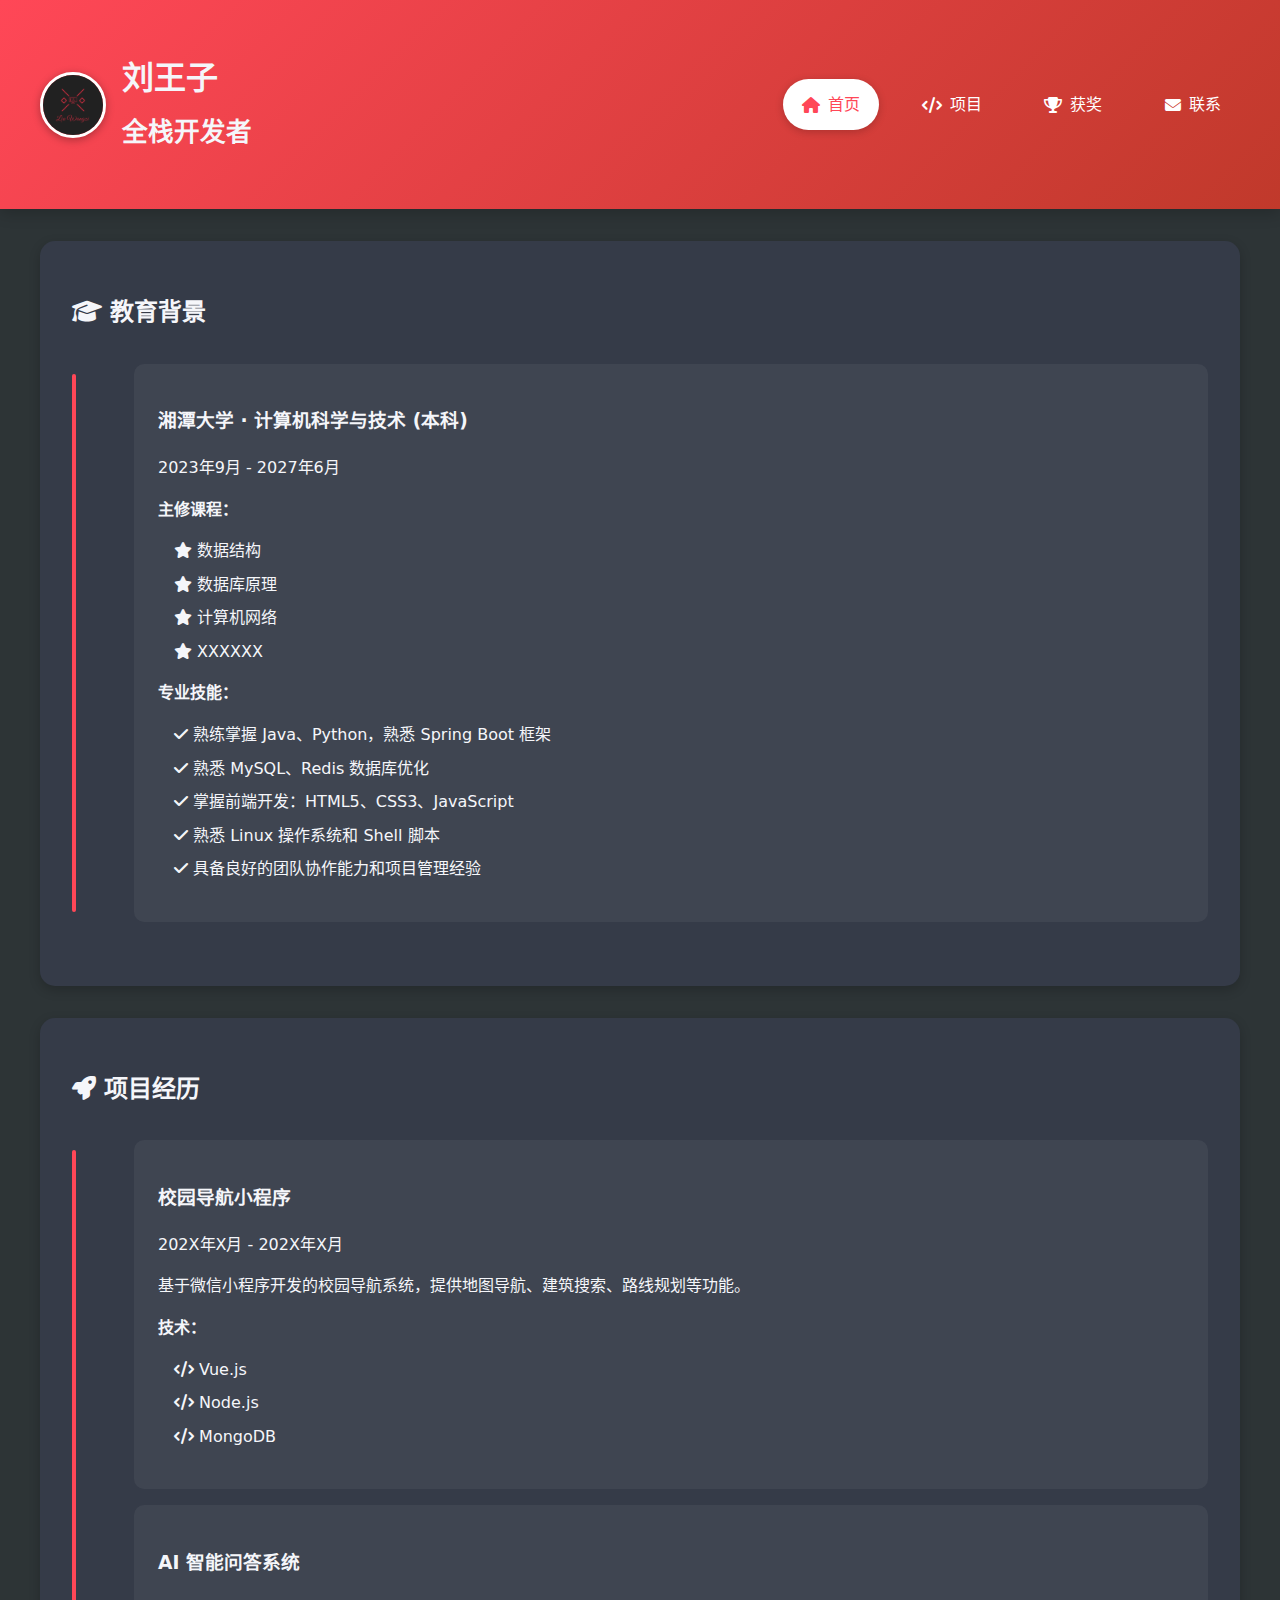
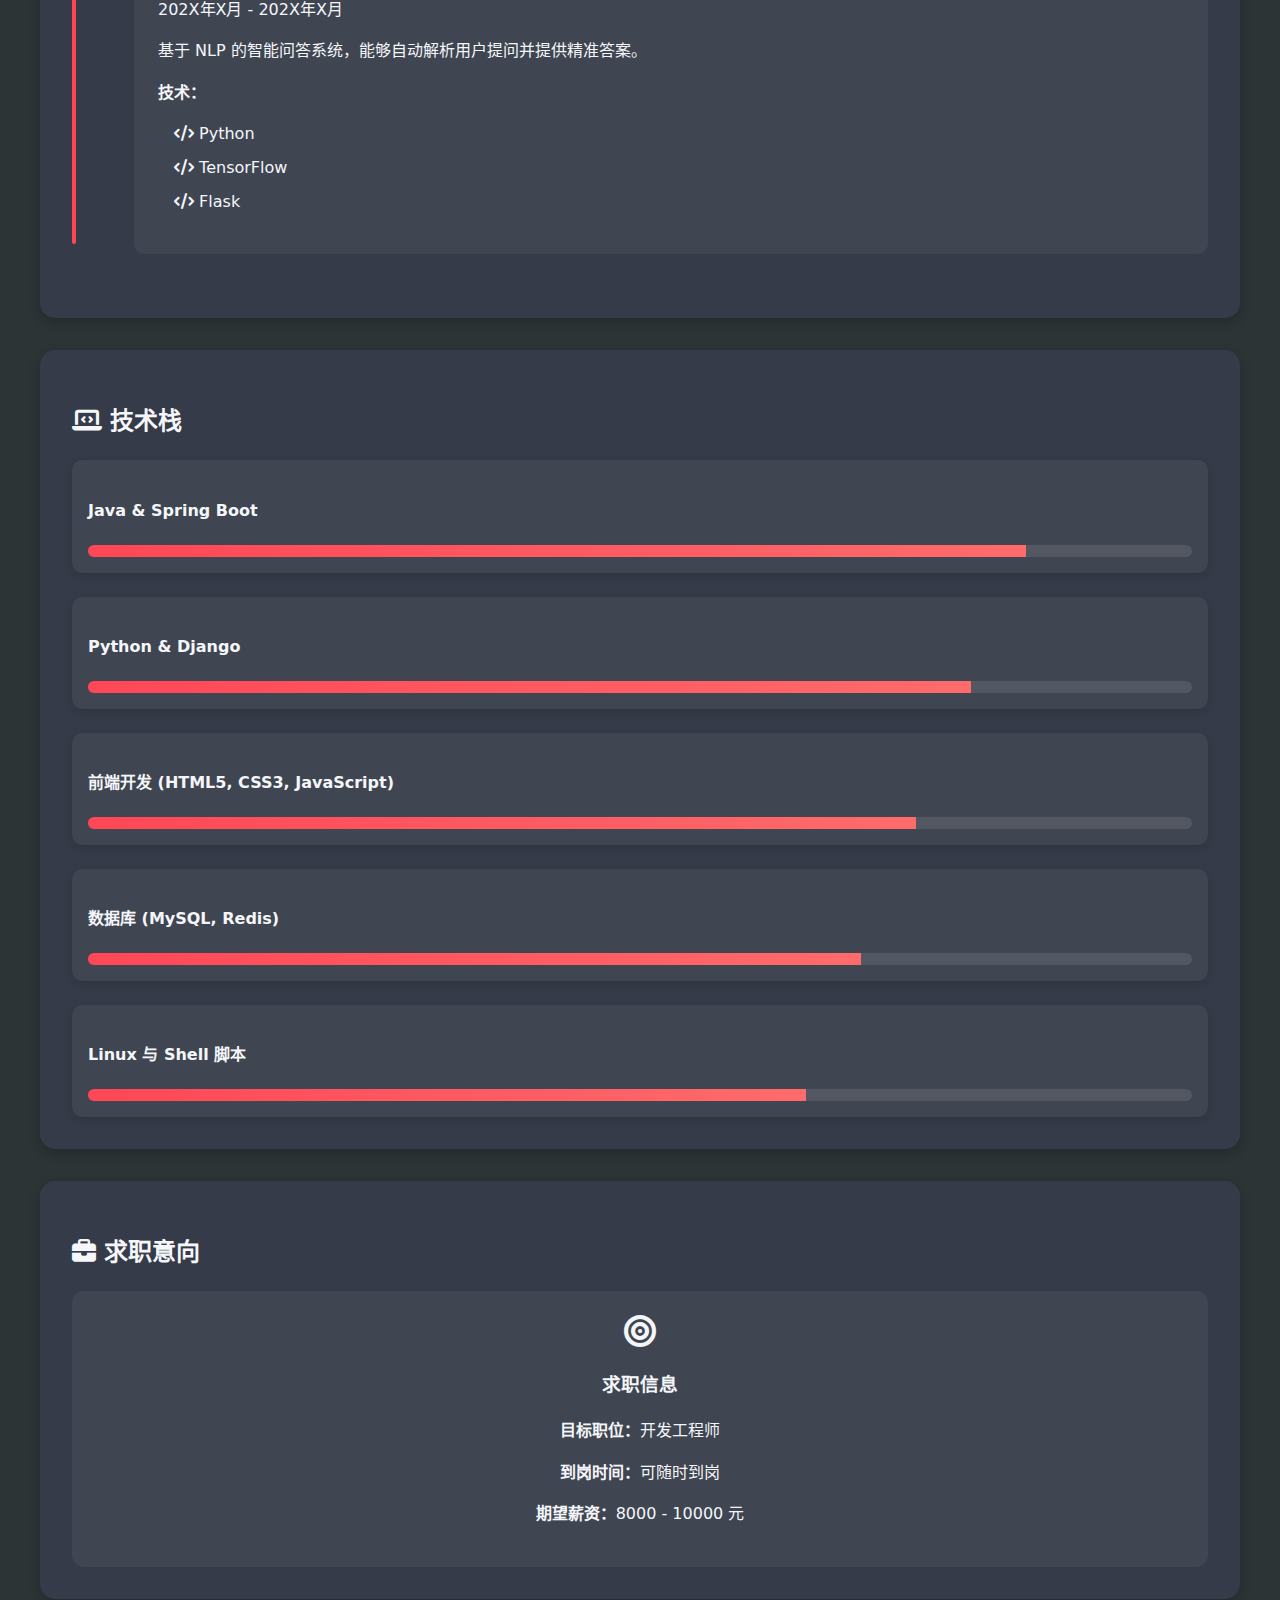
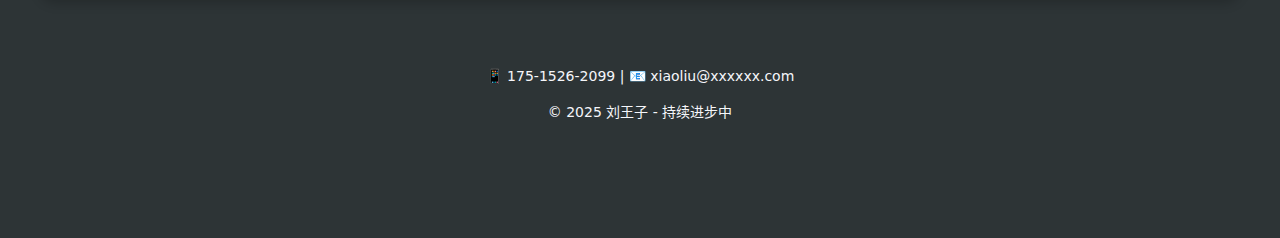
<file: 个人主页/index.html>
<!DOCTYPE html>
<html lang="zh-CN">
<head>
  <meta charset="UTF-8">
  <meta name="viewport" content="width=device-width, initial-scale=1.0">
  <title>刘王子 - 全栈开发者</title>
  <link rel="stylesheet" href="https://cdnjs.cloudflare.com/ajax/libs/font-awesome/6.4.0/css/all.min.css">
  <style>
    /* 全局样式 */
    :root {
      --primary-red: #ff4757;
      --dark-bg: #2d3436;
      --card-bg: #353b48;
      --text-light: #f5f6fa;
    }
    body {
      font-family: 'Segoe UI', system-ui, sans-serif;
      margin: 0;
      padding: 0;
      background: var(--dark-bg);
      color: var(--text-light);
      line-height: 1.6;
      padding-bottom: 80px; /* 为固定页脚预留空间 */
    }
    /* 页头样式 */
    .hero-header {
      background: linear-gradient(135deg, var(--primary-red) 0%, #c0392b 100%);
      padding: 2rem 1.5rem;
      box-shadow: 0 4px 15px rgba(0,0,0,0.2);
    }
    .header-container {
      max-width: 1200px;
      margin: 0 auto;
      display: flex;
      justify-content: space-between;
      align-items: center;
    }
    .brand {
      display: flex;
      align-items: center;
      gap: 1rem;
    }
    .avatar {
      width: 60px;
      height: 60px;
      border-radius: 50%;
      border: 3px solid white;
      box-shadow: 0 2px 8px rgba(0,0,0,0.3);
    }
    /* 导航栏 */
    .nav-menu {
      display: flex;
      gap: 1.5rem;
      align-items: center;
    }
    .nav-link {
      color: white;
      text-decoration: none;
      padding: 0.8rem 1.2rem;
      border-radius: 30px;
      transition: all 0.3s ease;
      display: flex;
      align-items: center;
      gap: 0.5rem;
    }
    .nav-link:hover {
      background: rgba(255,255,255,0.15);
      transform: translateY(-2px);
    }
    .nav-link.active {
      background: white;
      color: var(--primary-red);
      box-shadow: 0 2px 8px rgba(0,0,0,0.2);
    }
    /* 下拉菜单 */
    .dropdown {
      position: relative;
      display: inline-block;
    }
    .dropdown-content {
      display: none;
      position: absolute;
      top: 100%;
      left: 0;
      background: var(--card-bg);
      min-width: 180px;
      box-shadow: 0 8px 16px rgba(0,0,0,0.2);
      z-index: 1;
      border-radius: 5px;
    }
    .dropdown-content a {
      color: var(--text-light);
      padding: 10px 16px;
      text-decoration: none;
      display: block;
    }
    .dropdown-content a:hover {
      background: var(--primary-red);
    }
    /* 鼠标悬停显示下拉菜单 */
    .dropdown:hover .dropdown-content {
      display: block;
    }
    /* 主要内容区域 */
    .main-content {
      max-width: 1200px;
      margin: 2rem auto;
      padding: 0 1.5rem;
    }
    .section-card {
      background: var(--card-bg);
      border-radius: 15px;
      padding: 2rem;
      margin-bottom: 2rem;
      box-shadow: 0 4px 12px rgba(0,0,0,0.2);
    }
    /* 时间线样式 */
    .edu-timeline {
      position: relative;
      padding-left: 30px;
      margin: 2rem 0;
    }
    .edu-timeline::before {
      content: '';
      position: absolute;
      left: 0;
      top: 10px;
      bottom: 10px;
      width: 4px;
      background: var(--primary-red);
      border-radius: 2px;
    }
    .timeline-item {
      position: relative;
      padding: 1.5rem;
      margin-left: 2rem;
      background: rgba(255,255,255,0.05);
      border-radius: 10px;
      transition: transform 0.3s ease;
      margin-bottom: 1rem;
    }
    .timeline-item:hover {
      transform: translateX(10px);
    }
    .timeline-item h4 {
      margin: 1rem 0 0.5rem;
    }
    .timeline-item ul {
      list-style: none;
      padding-left: 1rem;
    }
    .timeline-item li {
      margin: 0.5rem 0;
    }
    /* 技能进度条 */
    .skill-meter {
      height: 12px;
      background: rgba(255,255,255,0.1);
      border-radius: 6px;
      overflow: hidden;
      position: relative;
    }
    .skill-progress {
      height: 100%;
      background: linear-gradient(90deg, var(--primary-red), #ff6b6b);
      width: 0;
      transition: width 1s ease-in-out;
    }
    /* 技术能力 */
    .skill-container {
      display: flex;
      flex-direction: column;
      gap: 1.5rem;
    }
    .skill-item {
      background: rgba(255,255,255,0.05);
      border-radius: 10px;
      padding: 1rem;
      box-shadow: 0 2px 8px rgba(0,0,0,0.15);
    }
    /* 求职卡片 */
    .job-grid {
      display: grid;
      grid-template-columns: repeat(auto-fit, minmax(280px, 1fr));
      gap: 1.5rem;
    }
    .job-card {
      padding: 1.5rem;
      background: rgba(255,255,255,0.05);
      border-radius: 12px;
      text-align: center;
      transition: transform 0.3s ease;
    }
    .job-card:hover {
      transform: translateY(-5px);
    }
    /* 页脚样式 */
    .footer {
      text-align: center; /* 居中对齐 */
      background-color: var(--dark-bg);
      color: var(--text-light);
      padding: 20px 0;
      font-size: 14px;
    }
    /* 响应式设计 */
    @media (max-width: 768px) {
      .header-container {
        flex-direction: column;
        gap: 1.5rem;
      }
      .nav-menu {
        flex-wrap: wrap;
        justify-content: center;
      }
    }
  </style>
</head>
<body>
  <header class="hero-header">
    <div class="header-container">
      <div class="brand">
        <img src="logo.png" alt="刘王子" class="avatar">
        <h1>刘王子<br><span style="font-size: 0.8em;">全栈开发者</span></h1>
      </div>
      <nav class="nav-menu">
        <a href="index.html" class="nav-link active"><i class="fas fa-home"></i>首页</a>
        <a href="projects.html" class="nav-link"><i class="fas fa-code"></i>项目</a>
        <a href="awards.html" class="nav-link"><i class="fas fa-trophy"></i>获奖</a>
        <div class="dropdown">
          <a href="contact.html" class="nav-link"><i class="fas fa-envelope"></i>联系</a>
          <div class="dropdown-content">
            <a href="mailto:xiaoliu@xxxxxx.com"><i class="fas fa-envelope"></i>  xliu@xxxxxx.com</a>
            <a href="tel:17515262099"><i class="fas fa-phone"></i> 175-1526-2099</a>
            <a href="#"><i class="fab fa-weixin"></i> 117961444a</a>
          </div>
        </div>
      </nav>
    </div>
  </header>

  <main class="main-content">
    <!-- 教育背景 -->
    <section class="section-card">
      <h2><i class="fas fa-graduation-cap"></i> 教育背景</h2>
      <div class="edu-timeline">
        <div class="timeline-item">
          <h3>湘潭大学 · 计算机科学与技术 (本科)</h3>
          <p class="time-period">2023年9月 - 2027年6月</p>
          <h4>主修课程：</h4>
          <ul class="course-list">
            <li><i class="fas fa-star"></i> 数据结构</li>
            <li><i class="fas fa-star"></i> 数据库原理</li>
            <li><i class="fas fa-star"></i> 计算机网络</li>
            <li><i class="fas fa-star"></i> XXXXXX</li>
          </ul>
          <h4>专业技能：</h4>
          <ul class="skill-list">
            <li><i class="fas fa-check"></i> 熟练掌握 Java、Python，熟悉 Spring Boot 框架</li>
            <li><i class="fas fa-check"></i> 熟悉 MySQL、Redis 数据库优化</li>
            <li><i class="fas fa-check"></i> 掌握前端开发：HTML5、CSS3、JavaScript</li>
            <li><i class="fas fa-check"></i> 熟悉 Linux 操作系统和 Shell 脚本</li>
            <li><i class="fas fa-check"></i> 具备良好的团队协作能力和项目管理经验</li>
          </ul>
        </div>
      </div>
    </section>

    <!-- 项目经历 -->
    <section class="section-card">
      <h2><i class="fas fa-rocket"></i> 项目经历</h2>
      <div class="edu-timeline">
        <div class="timeline-item">
          <h3>校园导航小程序</h3>
          <p class="time-period">202X年X月 - 202X年X月</p>
          <p>基于微信小程序开发的校园导航系统，提供地图导航、建筑搜索、路线规划等功能。</p>
          <h4>技术：</h4>
          <ul class="course-list">
            <li><i class="fas fa-code"></i> Vue.js</li>
            <li><i class="fas fa-code"></i> Node.js</li>
            <li><i class="fas fa-code"></i> MongoDB</li>
          </ul>
        </div>
        <div class="timeline-item">
          <h3>AI 智能问答系统</h3>
          <p class="time-period">202X年X月 - 202X年X月</p>
          <p>基于 NLP 的智能问答系统，能够自动解析用户提问并提供精准答案。</p>
          <h4>技术：</h4>
          <ul class="course-list">
            <li><i class="fas fa-code"></i> Python</li>
            <li><i class="fas fa-code"></i> TensorFlow</li>
            <li><i class="fas fa-code"></i> Flask</li>
          </ul>
        </div>
      </div>
    </section>

    <!-- 技术能力 -->
    <section class="section-card">
      <h2><i class="fas fa-laptop-code"></i> 技术栈</h2>
      <div class="skill-container">
        <div class="skill-item">
          <h4>Java &amp; Spring Boot</h4>
          <div class="skill-meter">
            <div class="skill-progress" style="width: 85%"></div>
          </div>
        </div>
        <div class="skill-item">
          <h4>Python &amp; Django</h4>
          <div class="skill-meter">
            <div class="skill-progress" style="width: 80%"></div>
          </div>
        </div>
        <div class="skill-item">
          <h4>前端开发 (HTML5, CSS3, JavaScript)</h4>
          <div class="skill-meter">
            <div class="skill-progress" style="width: 75%"></div>
          </div>
        </div>
        <div class="skill-item">
          <h4>数据库 (MySQL, Redis)</h4>
          <div class="skill-meter">
            <div class="skill-progress" style="width: 70%"></div>
          </div>
        </div>
        <div class="skill-item">
          <h4>Linux 与 Shell 脚本</h4>
          <div class="skill-meter">
            <div class="skill-progress" style="width: 65%"></div>
          </div>
        </div>
        <!-- 更多技能项 -->
      </div>
    </section>

    <!-- 求职意向 -->
    <section class="section-card">
      <h2><i class="fas fa-briefcase"></i> 求职意向</h2>
      <div class="job-grid">
        <div class="job-card">
          <i class="fas fa-bullseye fa-2x"></i>
          <h3>求职信息</h3>
          <p><strong>目标职位：</strong>开发工程师</p>
          <p><strong>到岗时间：</strong>可随时到岗</p>
          <p><strong>期望薪资：</strong>8000 - 10000 元</p>
        </div>
        <!-- 更多求职卡片 -->
      </div>
    </section>
  </main>

  <script>
    // 添加进度条动画
    document.addEventListener('DOMContentLoaded', () => {
      document.querySelectorAll('.skill-progress').forEach(progress => {
        progress.style.width = progress.style.width;
      });
    });
  </script>

  <footer class="footer">
    <p>📱 175-1526-2099 | 📧 xiaoliu@xxxxxx.com</p>
    <p>© 2025 刘王子 - 持续进步中</p>
  </footer>
</body>
</html>
</file>
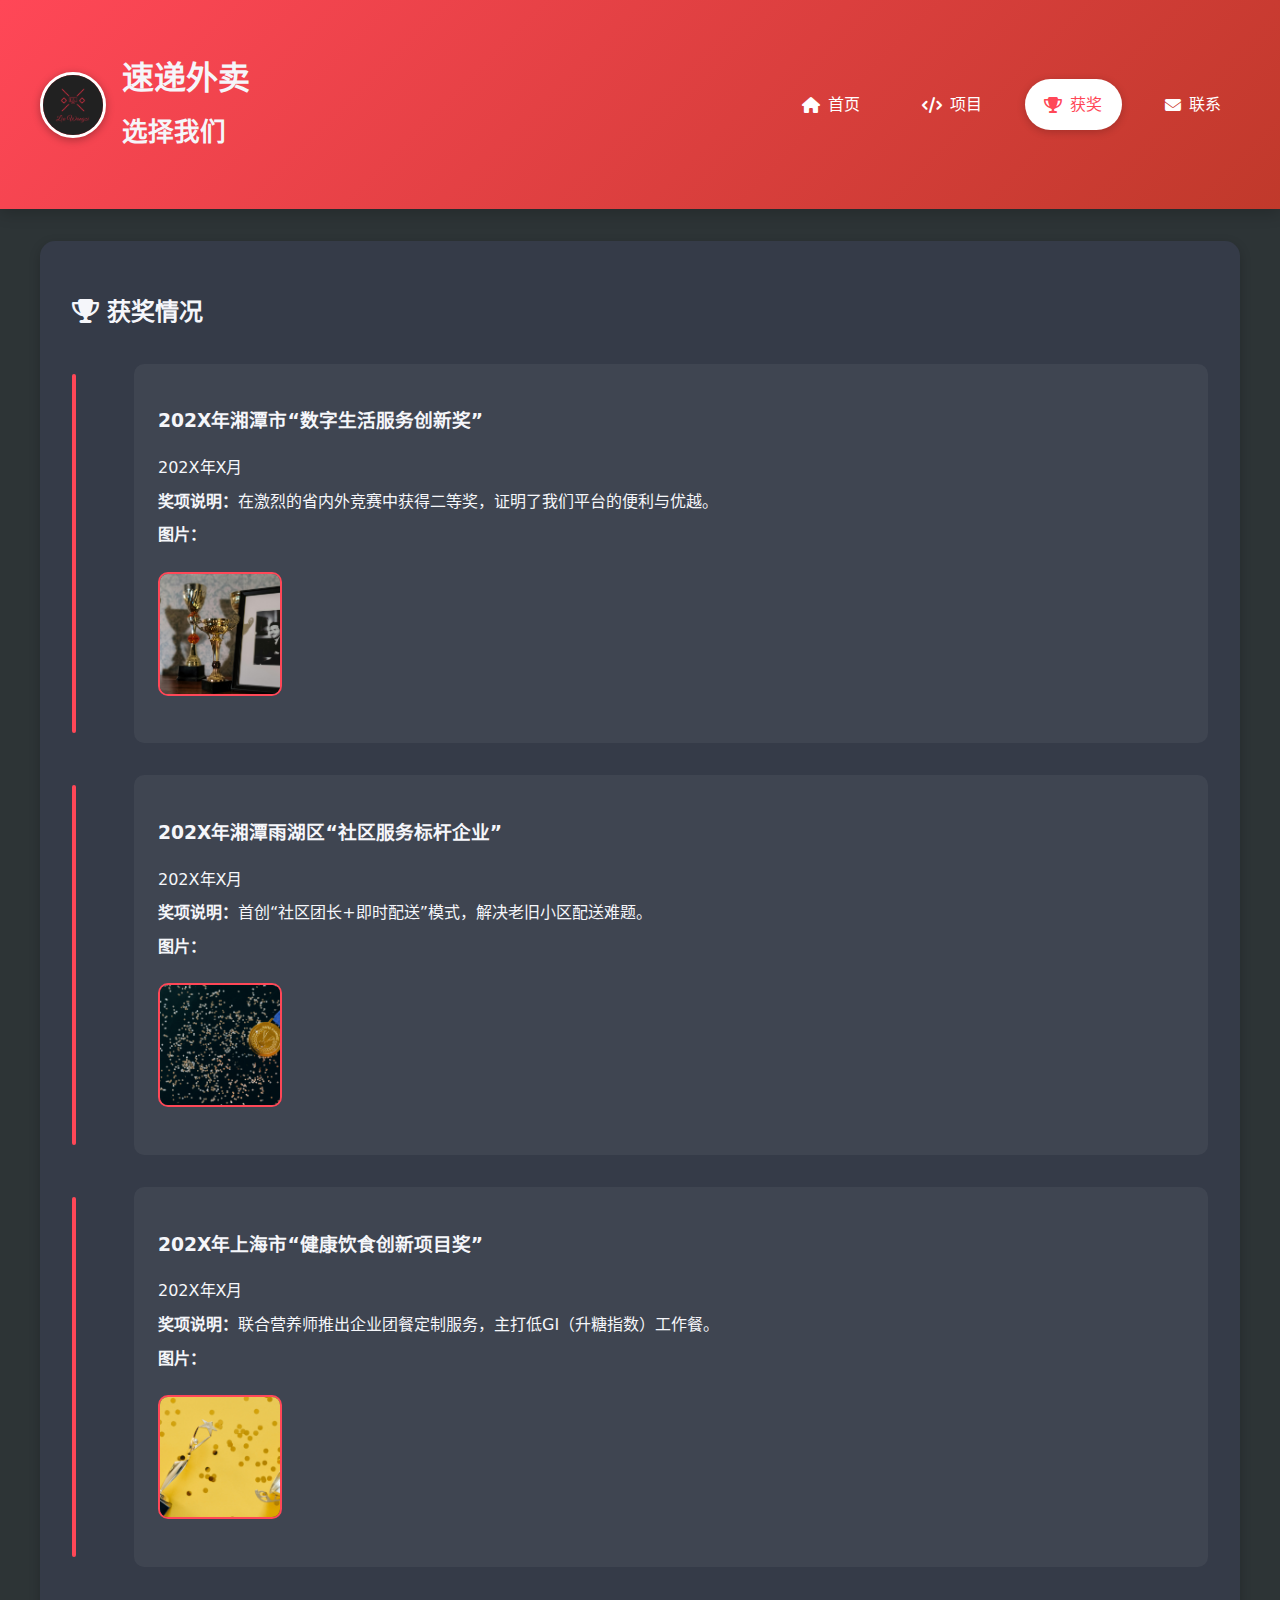
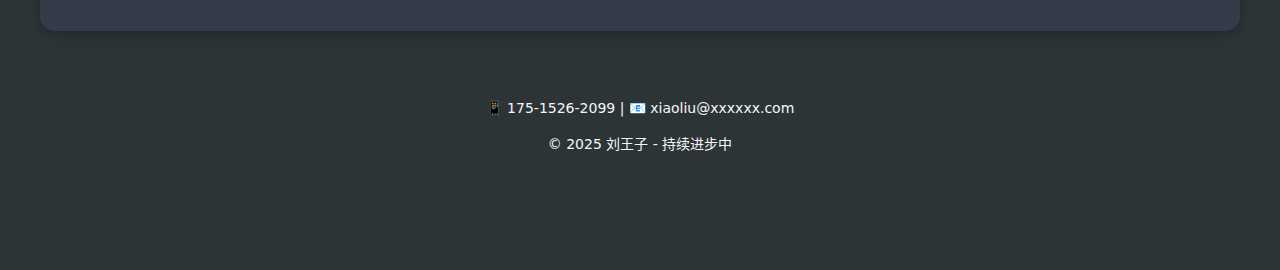
<file: 个人主页/awards.html>
<!DOCTYPE html>
<html lang="zh-CN">
<head>
  <meta charset="UTF-8">
  <meta name="viewport" content="width=device-width, initial-scale=1.0">
  <title>速递外卖 - 获奖情况</title>
  <link rel="stylesheet" href="https://cdnjs.cloudflare.com/ajax/libs/font-awesome/6.4.0/css/all.min.css">
  <style>
    /* 全局样式 */
    :root {
      --primary-red: #ff4757;
      --dark-bg: #2d3436;
      --card-bg: #353b48;
      --text-light: #f5f6fa;
    }
    body {
      font-family: 'Segoe UI', system-ui, sans-serif;
      margin: 0;
      padding: 0;
      background: var(--dark-bg);
      color: var(--text-light);
      line-height: 1.6;
      padding-bottom: 80px; /* 为固定页脚预留空间 */
    }
    /* 页头样式 */
    .hero-header {
      background: linear-gradient(135deg, var(--primary-red) 0%, #c0392b 100%);
      padding: 2rem 1.5rem;
      box-shadow: 0 4px 15px rgba(0,0,0,0.2);
    }
    .header-container {
      max-width: 1200px;
      margin: 0 auto;
      display: flex;
      justify-content: space-between;
      align-items: center;
    }
    .brand {
      display: flex;
      align-items: center;
      gap: 1rem;
    }
    .avatar {
      width: 60px;
      height: 60px;
      border-radius: 50%;
      border: 3px solid white;
      box-shadow: 0 2px 8px rgba(0,0,0,0.3);
    }
    /* 导航栏 */
    .nav-menu {
      display: flex;
      gap: 1.5rem;
      align-items: center;
    }
    .nav-link {
      color: white;
      text-decoration: none;
      padding: 0.8rem 1.2rem;
      border-radius: 30px;
      transition: all 0.3s ease;
      display: flex;
      align-items: center;
      gap: 0.5rem;
    }
    .nav-link:hover {
      background: rgba(255,255,255,0.15);
      transform: translateY(-2px);
    }
    .nav-link.active {
      background: white;
      color: var(--primary-red);
      box-shadow: 0 2px 8px rgba(0,0,0,0.2);
    }
    /* 下拉菜单 */
    .dropdown {
      position: relative;
      display: inline-block;
    }
    .dropdown-content {
      display: none;
      position: absolute;
      top: 100%;
      left: 0;
      background: var(--card-bg);
      min-width: 180px;
      box-shadow: 0 8px 16px rgba(0,0,0,0.2);
      z-index: 1;
      border-radius: 5px;
    }
    .dropdown-content a {
      color: var(--text-light);
      padding: 10px 16px;
      text-decoration: none;
      display: block;
    }
    .dropdown-content a:hover {
      background: var(--primary-red);
    }
    .dropdown:hover .dropdown-content {
      display: block;
    }
    /* 主要内容区域 */
    .main-content {
      max-width: 1200px;
      margin: 2rem auto;
      padding: 0 1.5rem;
    }
    .section-card {
      background: var(--card-bg);
      border-radius: 15px;
      padding: 2rem;
      margin-bottom: 2rem;
      box-shadow: 0 4px 12px rgba(0,0,0,0.2);
    }
    /* 时间线样式 */
    .edu-timeline {
      position: relative;
      padding-left: 30px;
      margin: 2rem 0;
    }
    .edu-timeline::before {
      content: '';
      position: absolute;
      left: 0;
      top: 10px;
      bottom: 10px;
      width: 4px;
      background: var(--primary-red);
      border-radius: 2px;
    }
    .timeline-item {
      position: relative;
      padding: 1.5rem;
      margin-left: 2rem;
      background: rgba(255,255,255,0.05);
      border-radius: 10px;
      transition: transform 0.3s ease;
      margin-bottom: 1rem;
    }
    .timeline-item:hover {
      transform: translateX(10px);
    }
    .timeline-item h4 {
      margin: 1rem 0 0.5rem;
    }
    .timeline-item p {
      margin: 0.5rem 0;
    }
    .timeline-item ul {
      list-style: disc;
      padding-left: 1.5rem;
      margin: 0.5rem 0 1rem 0;
    }
    /* 图片样式 */
    .award-photo {
      width: 120px;
      height: 120px;
      border-radius: 10px;
      object-fit: cover;
      margin: 1rem 0;
      border: 2px solid var(--primary-red);
      cursor: pointer; /* 鼠标悬停时显示为可点击 */
      transition: transform 0.3s ease, box-shadow 0.3s ease;
    }

    .award-photo:hover {
      transform: scale(1.1); /* 鼠标悬停时放大 */
      box-shadow: 0 4px 15px rgba(0, 0, 0, 0.3); /* 添加阴影效果 */
    }

    /* 放大图片的模态框 */
    .modal {
      display: none; /* 默认隐藏 */
      position: fixed;
      top: 0;
      left: 0;
      width: 100%;
      height: 100%;
      background: rgba(0, 0, 0, 0.8); /* 半透明背景 */
      justify-content: center;
      align-items: center;
      z-index: 1000;
      cursor: pointer; /* 鼠标变为可点击 */
    }

    .modal img {
      max-width: 90%;
      max-height: 90%;
      border-radius: 10px;
      box-shadow: 0 4px 15px rgba(0, 0, 0, 0.5);
      pointer-events: none; /* 防止点击图片本身关闭模态框 */
    }

    .modal:target {
      display: flex; /* 显示模态框 */
    }
    /* 页脚样式 */
    .footer {
      text-align: center;
      background-color: var(--dark-bg);
      color: var(--text-light);
      padding: 20px 0;
      font-size: 14px;
    }
    /* 响应式设计 */
    @media (max-width: 768px) {
      .header-container {
        flex-direction: column;
        gap: 1.5rem;
      }
      .nav-menu {
        flex-wrap: wrap;
        justify-content: center;
      }
    }
  </style>
</head>
<body>
  <!-- 页头 -->
  <header class="hero-header">
    <div class="header-container">
      <div class="brand">
        <img src="logo.png" alt="刘王子" class="avatar">
        <h1>速递外卖<br><span style="font-size: 0.8em;">选择我们</span></h1>
      </div>
      <nav class="nav-menu">
        <a href="index.html" class="nav-link"><i class="fas fa-home"></i>首页</a>
        <a href="projects.html" class="nav-link"><i class="fas fa-code"></i>项目</a>
        <a href="awards.html" class="nav-link active"><i class="fas fa-trophy"></i>获奖</a>
        <div class="dropdown">
          <a href="contact.html" class="nav-link"><i class="fas fa-envelope"></i>联系</a>
          <div class="dropdown-content">
            <a href="mailto:xiaoliu@xxxxxx.com"><i class="fas fa-envelope"></i> xliu@xxxxxx.com</a>
            <a href="tel:17515262099"><i class="fas fa-phone"></i> 175-1526-2099</a>
            <a href="#"><i class="fab fa-weixin"></i> 117961444a</a>
          </div>
        </div>
      </nav>
    </div>
  </header>

  <!-- 主体内容 -->
  <main class="main-content">
    <!-- 获奖情况扩写 -->
    <section class="section-card">
      <h2><i class="fas fa-trophy"></i> 获奖情况</h2>
      
      <!-- 奖项一：202X年湘潭市“数字生活服务创新奖” -->
      <div class="edu-timeline">
        <div class="timeline-item">
          <h3>202X年湘潭市“数字生活服务创新奖”</h3>
          <p class="time-period">202X年X月</p>
          <p><strong>奖项说明：</strong>在激烈的省内外竞赛中获得二等奖，证明了我们平台的便利与优越。</p>
          <p><strong>图片：</strong></p>
          <a href="#modal1">
            <img src="im3.jpg" alt="202X年湘潭市“数字生活服务创新奖”" class="award-photo">
          </a>
        </div>
      </div>

      <!-- 模态框 -->
      <div id="modal1" class="modal" onclick="location.href='#'">
        <img src="im3.jpg" alt="全国大学生程序设计竞赛二等奖">
      </div>
      
      <!-- 202X年湘潭雨湖区“社区服务标杆企业”​​ -->
      <div class="edu-timeline">
        <div class="timeline-item">
          <h3>202X年湘潭雨湖区“社区服务标杆企业”​​</h3>
          <p class="time-period">202X年X月</p>
          <p><strong>奖项说明：</strong>首创“社区团长+即时配送”模式，解决老旧小区配送难题。</p>
          <p><strong>图片：</strong></p>
          <a href="#modal2">
            <img src="jiang1.jpg" alt=202X年湘潭雨湖区“社区服务标杆企业” class="award-photo">
          </a>
        </div>
      </div>

      <!-- 模态框 -->
      <div id="modal2" class="modal" onclick="location.href='#'">
        <img src="jiang1.jpg" alt=202X年湘潭雨湖区“社区服务标杆企业”>
      </div>
      
      <!-- 202X年上海市“健康饮食创新项目奖” -->
      <div class="edu-timeline">
        <div class="timeline-item">
          <h3>202X年上海市“健康饮食创新项目奖”</h3>
          <p class="time-period">202X年X月</p>
          <p><strong>奖项说明：</strong>联合营养师推出企业团餐定制服务，主打低GI（升糖指数）工作餐。</p>
          <p><strong>图片：</strong></p>
          <a href="#modal3">
            <img src="jiang2.jpg" alt=202X年上海市“健康饮食创新项目奖” class="award-photo">
          </a>
        </div>
      </div>

      <!-- 模态框 -->
      <div id="modal3" class="modal" onclick="location.href='#'">
        <img src="jiang2.jpg" alt=202X年上海市“健康饮食创新项目奖”>
      </div>
      
    </section>
  </main>

  <!-- 页脚 -->
  <footer class="footer">
    <p>📱 175-1526-2099 | 📧 xiaoliu@xxxxxx.com</p>
    <p>© 2025 刘王子 - 持续进步中</p>
  </footer>
</body>
</html>
</file>
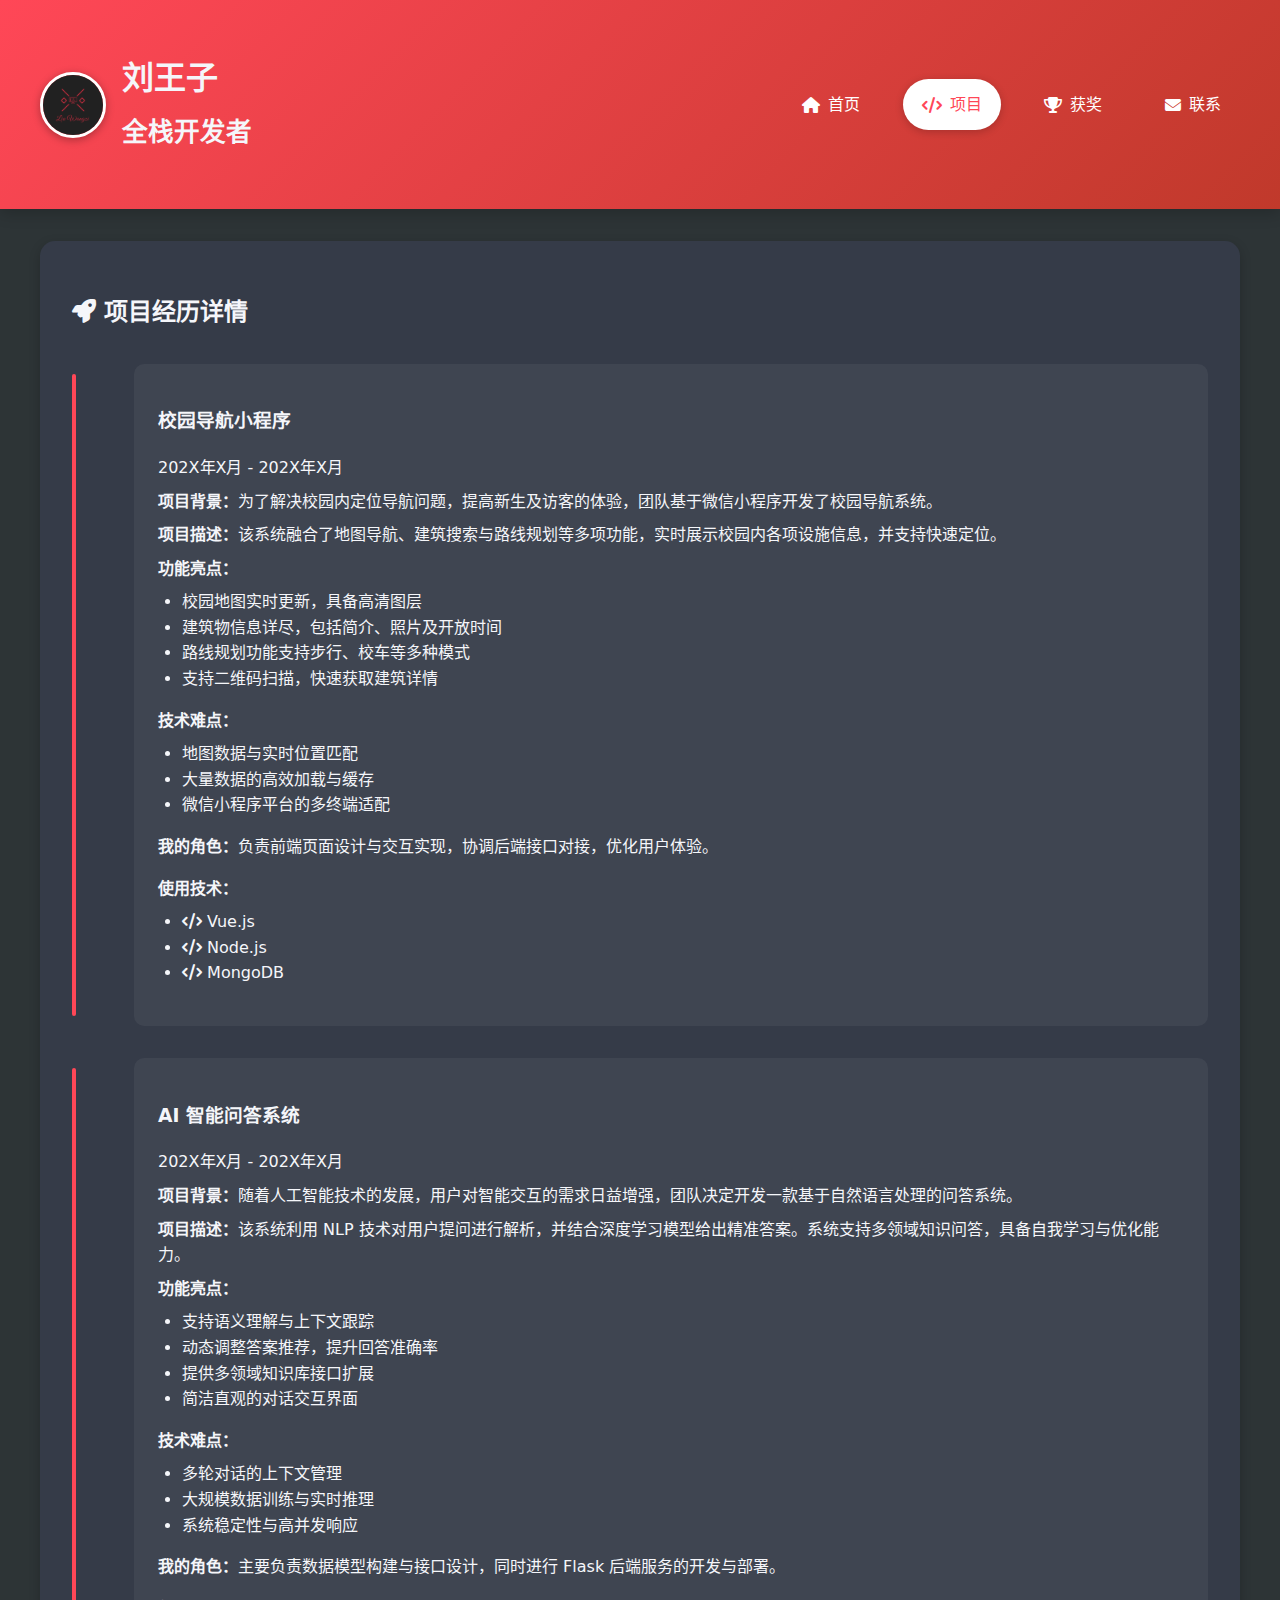
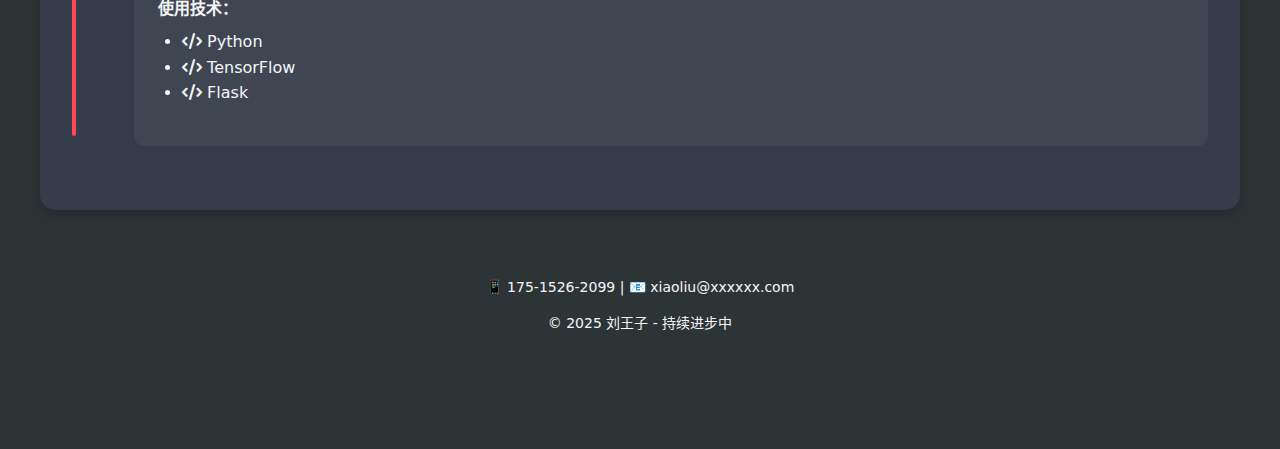
<file: 个人主页/projects.html>
<!DOCTYPE html>
<html lang="zh-CN">
<head>
  <meta charset="UTF-8">
  <meta name="viewport" content="width=device-width, initial-scale=1.0">
  <title>刘王子 - 项目经历详情</title>
  <link rel="stylesheet" href="https://cdnjs.cloudflare.com/ajax/libs/font-awesome/6.4.0/css/all.min.css">
  <style>
    /* 全局样式 */
    :root {
      --primary-red: #ff4757;
      --dark-bg: #2d3436;
      --card-bg: #353b48;
      --text-light: #f5f6fa;
    }
    body {
      font-family: 'Segoe UI', system-ui, sans-serif;
      margin: 0;
      padding: 0;
      background: var(--dark-bg);
      color: var(--text-light);
      line-height: 1.6;
      padding-bottom: 80px; /* 为固定页脚预留空间 */
    }
    /* 页头样式 */
    .hero-header {
      background: linear-gradient(135deg, var(--primary-red) 0%, #c0392b 100%);
      padding: 2rem 1.5rem;
      box-shadow: 0 4px 15px rgba(0,0,0,0.2);
    }
    .header-container {
      max-width: 1200px;
      margin: 0 auto;
      display: flex;
      justify-content: space-between;
      align-items: center;
    }
    .brand {
      display: flex;
      align-items: center;
      gap: 1rem;
    }
    .avatar {
      width: 60px;
      height: 60px;
      border-radius: 50%;
      border: 3px solid white;
      box-shadow: 0 2px 8px rgba(0,0,0,0.3);
    }
    /* 导航栏 */
    .nav-menu {
      display: flex;
      gap: 1.5rem;
      align-items: center;
    }
    .nav-link {
      color: white;
      text-decoration: none;
      padding: 0.8rem 1.2rem;
      border-radius: 30px;
      transition: all 0.3s ease;
      display: flex;
      align-items: center;
      gap: 0.5rem;
    }
    .nav-link:hover {
      background: rgba(255,255,255,0.15);
      transform: translateY(-2px);
    }
    .nav-link.active {
      background: white;
      color: var(--primary-red);
      box-shadow: 0 2px 8px rgba(0,0,0,0.2);
    }
    /* 下拉菜单 */
    .dropdown {
      position: relative;
      display: inline-block;
    }
    .dropdown-content {
      display: none;
      position: absolute;
      top: 100%;
      left: 0;
      background: var(--card-bg);
      min-width: 180px;
      box-shadow: 0 8px 16px rgba(0,0,0,0.2);
      z-index: 1;
      border-radius: 5px;
    }
    .dropdown-content a {
      color: var(--text-light);
      padding: 10px 16px;
      text-decoration: none;
      display: block;
    }
    .dropdown-content a:hover {
      background: var(--primary-red);
    }
    .dropdown:hover .dropdown-content {
      display: block;
    }
    /* 主要内容区域 */
    .main-content {
      max-width: 1200px;
      margin: 2rem auto;
      padding: 0 1.5rem;
    }
    .section-card {
      background: var(--card-bg);
      border-radius: 15px;
      padding: 2rem;
      margin-bottom: 2rem;
      box-shadow: 0 4px 12px rgba(0,0,0,0.2);
    }
    /* 时间线样式 */
    .edu-timeline {
      position: relative;
      padding-left: 30px;
      margin: 2rem 0;
    }
    .edu-timeline::before {
      content: '';
      position: absolute;
      left: 0;
      top: 10px;
      bottom: 10px;
      width: 4px;
      background: var(--primary-red);
      border-radius: 2px;
    }
    .timeline-item {
      position: relative;
      padding: 1.5rem;
      margin-left: 2rem;
      background: rgba(255,255,255,0.05);
      border-radius: 10px;
      transition: transform 0.3s ease;
      margin-bottom: 1rem;
    }
    .timeline-item:hover {
      transform: translateX(10px);
    }
    .timeline-item h4 {
      margin: 1rem 0 0.5rem;
    }
    .timeline-item ul {
      list-style: disc;
      padding-left: 1.5rem;
      margin: 0.5rem 0 1rem 0;
    }
    .timeline-item p {
      margin: 0.5rem 0;
    }
    /* 页脚样式 */
    .footer {
      text-align: center;
      background-color: var(--dark-bg);
      color: var(--text-light);
      padding: 20px 0;
      font-size: 14px;
    }
    /* 响应式设计 */
    @media (max-width: 768px) {
      .header-container {
        flex-direction: column;
        gap: 1.5rem;
      }
      .nav-menu {
        flex-wrap: wrap;
        justify-content: center;
      }
    }
  </style>
</head>
<body>
  <header class="hero-header">
    <div class="header-container">
      <div class="brand">
        <img src="logo.png" alt="刘王子" class="avatar">
        <h1>刘王子<br><span style="font-size: 0.8em;">全栈开发者</span></h1>
      </div>
      <nav class="nav-menu">
        <a href="index.html" class="nav-link"><i class="fas fa-home"></i>首页</a>
        <a href="projects.html" class="nav-link active"><i class="fas fa-code"></i>项目</a>
        <a href="awards.html" class="nav-link"><i class="fas fa-trophy"></i>获奖</a>
        <div class="dropdown">
          <a href="contact.html" class="nav-link"><i class="fas fa-envelope"></i>联系</a>
          <div class="dropdown-content">
            <a href="mailto:xiaoliu@xxxxxx.com"><i class="fas fa-envelope"></i> xliu@xxxxxx.com</a>
            <a href="tel:17515262099"><i class="fas fa-phone"></i> 175-1526-2099</a>
            <a href="#"><i class="fab fa-weixin"></i> 117961444a</a>
          </div>
        </div>
      </nav>
    </div>
  </header>

  <main class="main-content">
    <!-- 项目经历扩写 -->
    <section class="section-card">
      <h2><i class="fas fa-rocket"></i> 项目经历详情</h2>
      
      <!-- 项目一：校园导航小程序 -->
      <div class="edu-timeline">
        <div class="timeline-item">
          <h3>校园导航小程序</h3>
          <p class="time-period">202X年X月 - 202X年X月</p>
          <p><strong>项目背景：</strong>为了解决校园内定位导航问题，提高新生及访客的体验，团队基于微信小程序开发了校园导航系统。</p>
          <p><strong>项目描述：</strong>该系统融合了地图导航、建筑搜索与路线规划等多项功能，实时展示校园内各项设施信息，并支持快速定位。</p>
          <p><strong>功能亮点：</strong></p>
          <ul>
            <li>校园地图实时更新，具备高清图层</li>
            <li>建筑物信息详尽，包括简介、照片及开放时间</li>
            <li>路线规划功能支持步行、校车等多种模式</li>
            <li>支持二维码扫描，快速获取建筑详情</li>
          </ul>
          <p><strong>技术难点：</strong></p>
          <ul>
            <li>地图数据与实时位置匹配</li>
            <li>大量数据的高效加载与缓存</li>
            <li>微信小程序平台的多终端适配</li>
          </ul>
          <p><strong>我的角色：</strong>负责前端页面设计与交互实现，协调后端接口对接，优化用户体验。</p>
          <h4>使用技术：</h4>
          <ul>
            <li><i class="fas fa-code"></i> Vue.js</li>
            <li><i class="fas fa-code"></i> Node.js</li>
            <li><i class="fas fa-code"></i> MongoDB</li>
          </ul>
        </div>
      </div>
      
      <!-- 项目二：AI 智能问答系统 -->
      <div class="edu-timeline">
        <div class="timeline-item">
          <h3>AI 智能问答系统</h3>
          <p class="time-period">202X年X月 - 202X年X月</p>
          <p><strong>项目背景：</strong>随着人工智能技术的发展，用户对智能交互的需求日益增强，团队决定开发一款基于自然语言处理的问答系统。</p>
          <p><strong>项目描述：</strong>该系统利用 NLP 技术对用户提问进行解析，并结合深度学习模型给出精准答案。系统支持多领域知识问答，具备自我学习与优化能力。</p>
          <p><strong>功能亮点：</strong></p>
          <ul>
            <li>支持语义理解与上下文跟踪</li>
            <li>动态调整答案推荐，提升回答准确率</li>
            <li>提供多领域知识库接口扩展</li>
            <li>简洁直观的对话交互界面</li>
          </ul>
          <p><strong>技术难点：</strong></p>
          <ul>
            <li>多轮对话的上下文管理</li>
            <li>大规模数据训练与实时推理</li>
            <li>系统稳定性与高并发响应</li>
          </ul>
          <p><strong>我的角色：</strong>主要负责数据模型构建与接口设计，同时进行 Flask 后端服务的开发与部署。</p>
          <h4>使用技术：</h4>
          <ul>
            <li><i class="fas fa-code"></i> Python</li>
            <li><i class="fas fa-code"></i> TensorFlow</li>
            <li><i class="fas fa-code"></i> Flask</li>
          </ul>
        </div>
      </div>
    </section>
  </main>

  <footer class="footer">
    <p>📱 175-1526-2099 | 📧 xiaoliu@xxxxxx.com</p>
    <p>© 2025 刘王子 - 持续进步中</p>
  </footer>
</body>
</html>
</file>
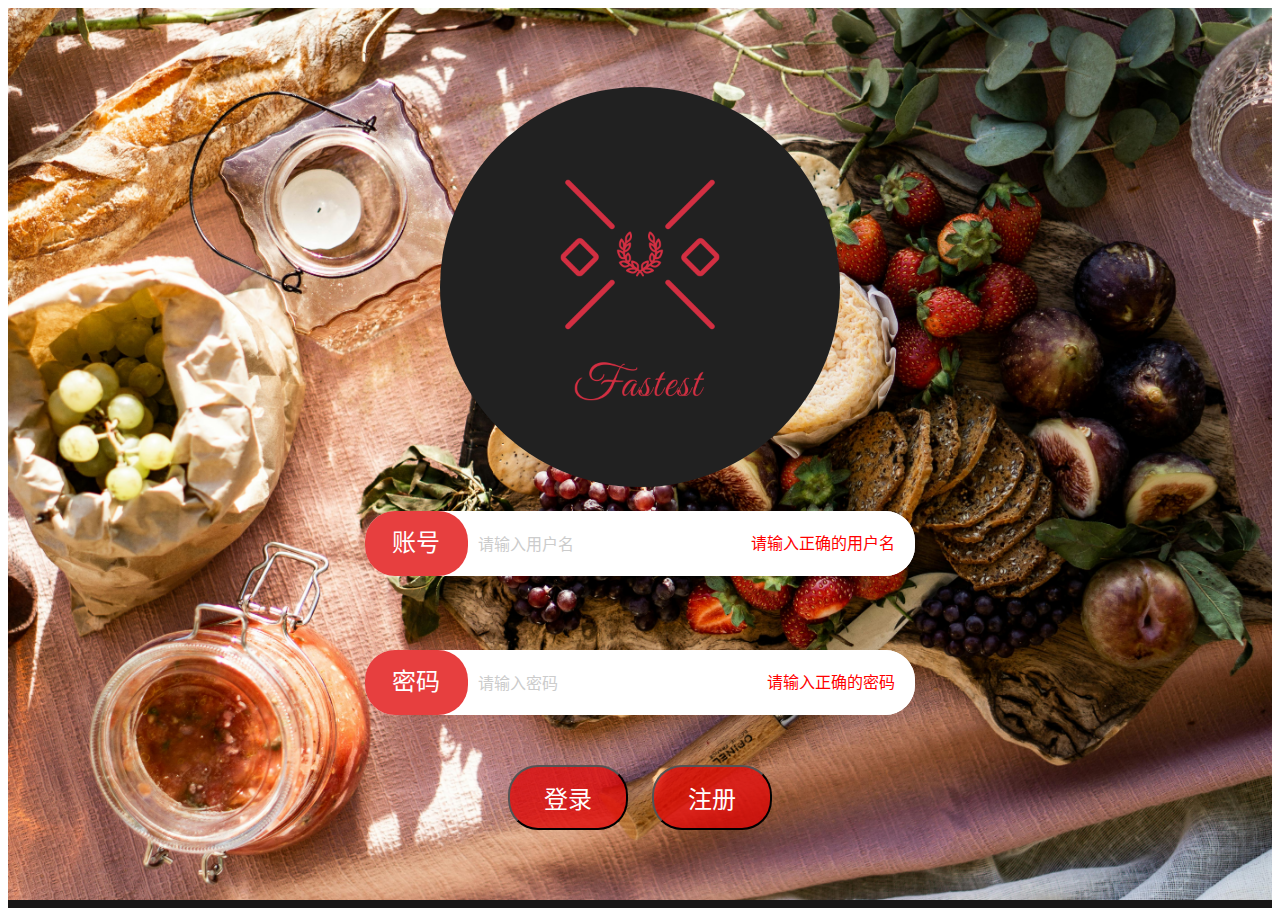
<file: 速递外卖/login.html>
<!DOCTYPE html>
<html lang="zh-cn">
<head>
    <meta charset="UTF-8">
    <meta name="viewport" content="width=device-width, initial-scale=1.0">
    <title>速递外卖-登录</title>
    <link rel="stylesheet" href="login.css">
</head>
<body>
    <div id="father">
        <img src="images/logo.png" alt="" class="logo" style="width: 400px; height: auto; border-radius: 50%;">
        <p>
            <label for="username">账号</label>
            <input type="text" id="username" placeholder="请输入用户名">
            <span class="tips">请输入正确的用户名</span>
        </p>
        <p>
            <label for="passward">密码</label>
            <input type="text" id="passward" placeholder="请输入密码">
            <span class="tips">请输入正确的密码</span>
        </p>
        <div>
            <button>登录</button>
            <button>注册</button>
        </div>
    </div>
    <script>
        const father = document.getElementById('father');
        const backgrounds = [
            '#181616 url(images/beij.jpg) no-repeat center center fixed',
            '#181616 url(images/beij2.jpg) no-repeat center center fixed',
            '#181616 url(images/beij3.jpg) no-repeat center center fixed'
        ];
        let currentBackgroundIndex = 0;

        // 点击切换背景
        father.addEventListener('click', () => {
            changeBackground();
        });

        // 自动切换背景
        setInterval(() => {
            changeBackground();
        }, 5000); // 每隔 5 秒切换一次背景

        // 切换背景函数
        function changeBackground() {
            currentBackgroundIndex = (currentBackgroundIndex + 1) % backgrounds.length;
            father.style.background = backgrounds[currentBackgroundIndex];
            father.style.backgroundSize = 'cover';
        }
    </script>
</body>
</html>
</file>
<file: 速递外卖/login.css>
#father{
    height: 100vh;
    display: flex;
    flex-direction: column;
    align-items: center;
    justify-content: center;
    background: #181616 url(images/beij.jpg) no-repeat center center fixed;
    background-size: cover;
    transition: background 0.5s ease-in-out; /* 添加背景渐变效果 */
}

#father p{
    width: 550px;
    display: flex;
    margin-bottom: 50px;
    background: #fff;
    font-size: 24px;
    border-radius: 30px;
    line-height: 65px;
    position: relative;
}
#father input{
    width: 100%;
    border: none;
    font-size: 20px;
    color: #b2b2b2;
    padding-left: 10px;
    border-radius: 0 30px 30px 0;
}
#father .tips{
    position: absolute;
    top: 0;
    right: 20px;
    font-size: 16px;
    color: red;
}
#father label{
    width: 130px;
    background: #e00505c4;
    color: #fff;
    text-align: center;
    border-radius: 30px;
}
input::placeholder{
    color: #ccc;
    font-size: 16px;
}
#father button{
    width: 120px;
    height: 65px;
    margin: 0 10px;
    background: #e00505c4;
    font-size: 24px;
    color: #fff;
    border-radius: 30px;
}
</file>
